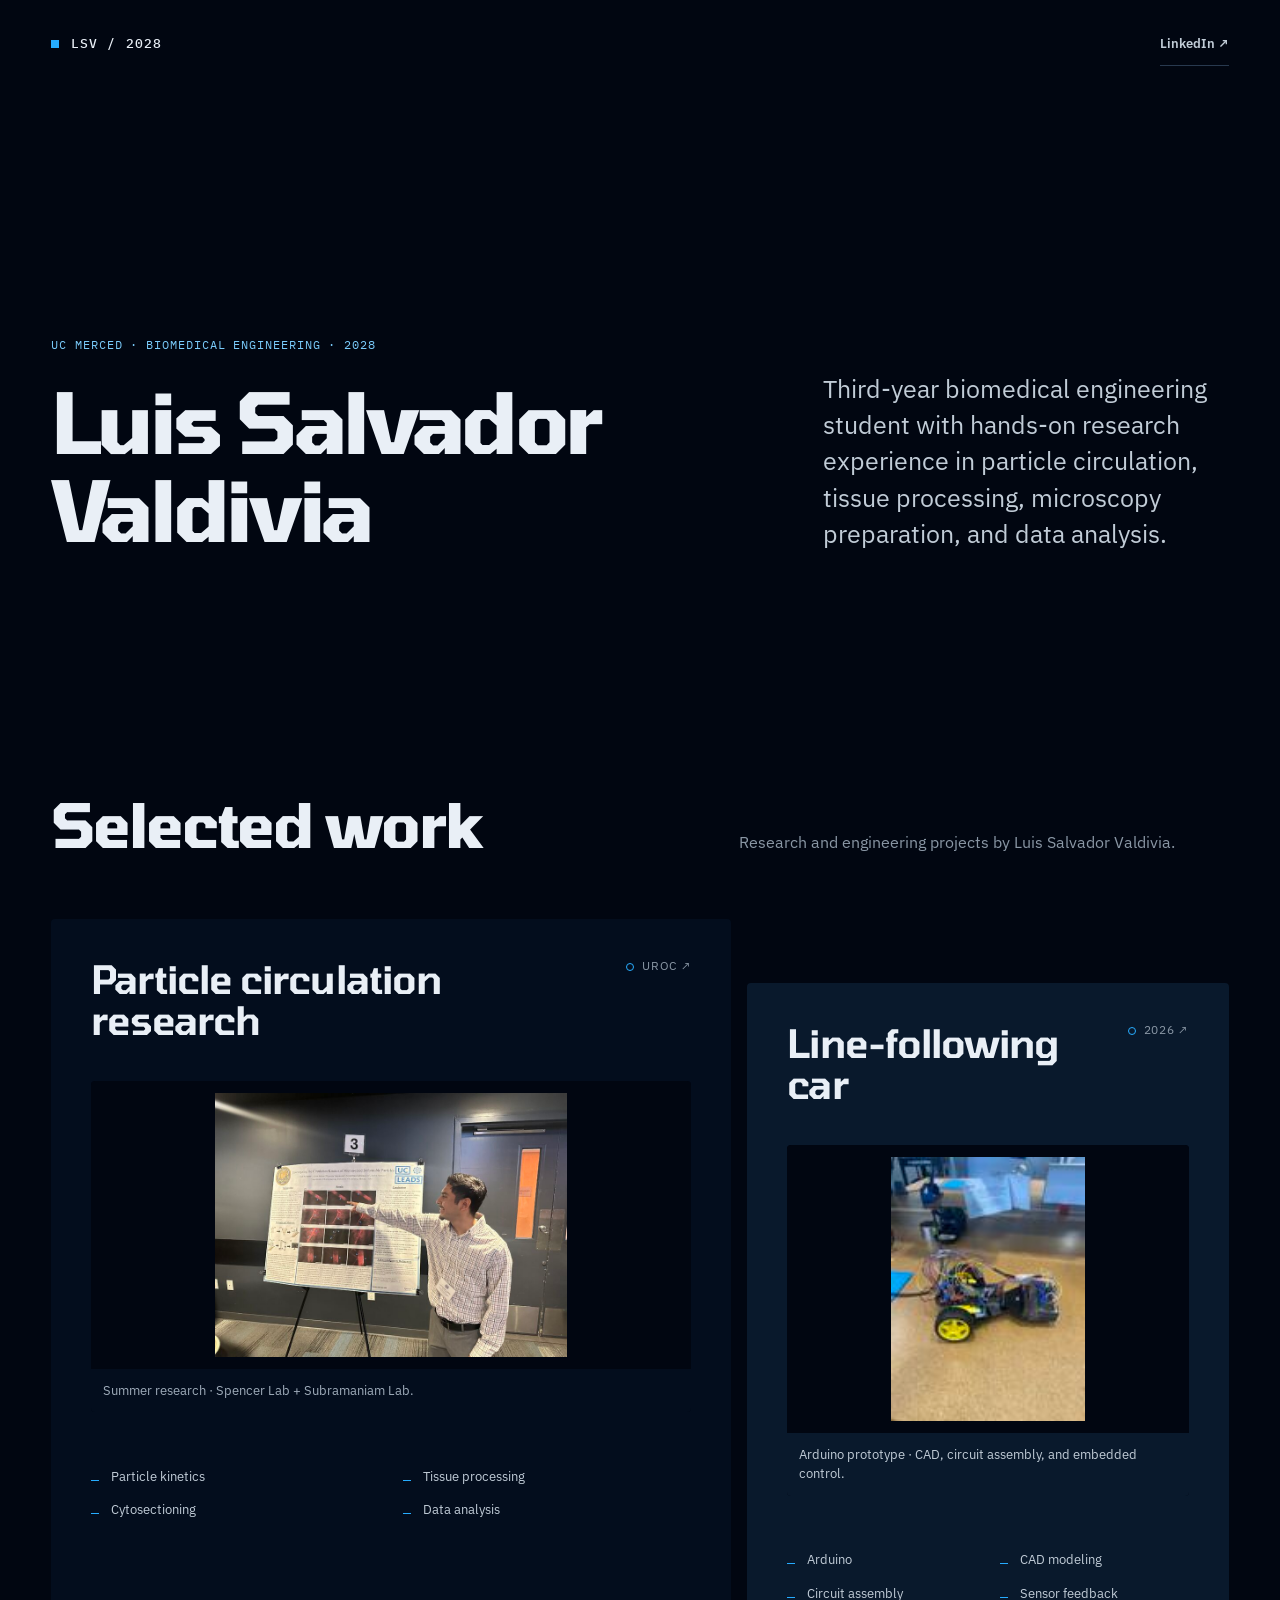
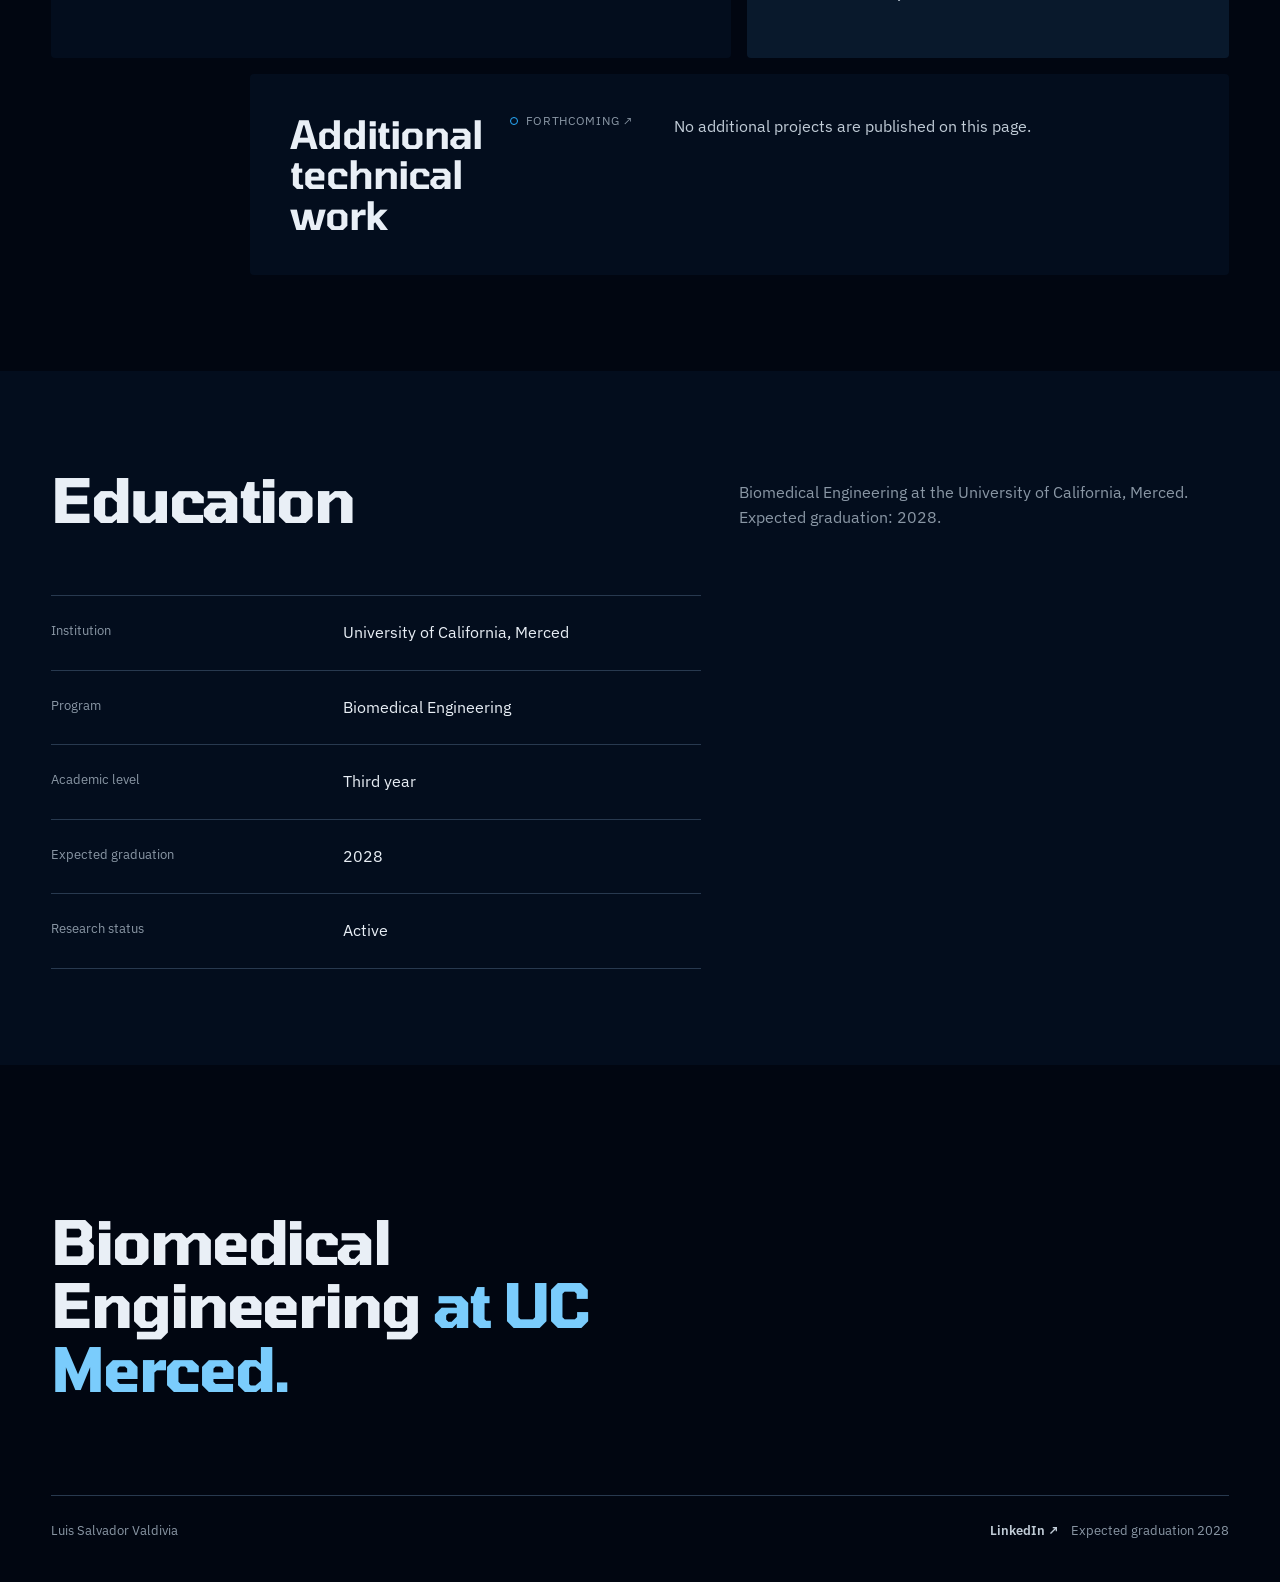
<file: index.html>
<!doctype html>
<html lang="en">
  <head>
    <meta charset="utf-8">
    <meta name="viewport" content="width=device-width, initial-scale=1, viewport-fit=cover">
    <meta name="description" content="Biomedical engineering portfolio of Luis Salvador Valdivia, a UC Merced student graduating in 2028.">
    <title>Luis Salvador Valdivia — Biomedical Engineering</title>
    <link rel="preconnect" href="https://fonts.googleapis.com">
    <link rel="preconnect" href="https://fonts.gstatic.com" crossorigin>
    <link href="https://fonts.googleapis.com/css2?family=IBM+Plex+Mono:wght@500&amp;family=IBM+Plex+Sans:wght@400;600&amp;family=Tomorrow:wght@600;700&amp;display=swap" rel="stylesheet">
    <link rel="stylesheet" href="tokens.css">
    <style>
      /* Hallmark · macrostructure: Portfolio Grid · tone: technical + austere · anchor hue: deep blue */
      /* Hallmark · genre: atmospheric · theme: Midnight · enrichment: none · nav: N9 · footer: Ft5 */
      /* Hallmark · contrast: pass (40–41) · static gates: pass · visual: pending (34, 44) */
      /* Hallmark · pre-emit critique: P5 H5 E4 S5 R5 V5 */

      *,
      *::before,
      *::after {
        box-sizing: border-box;
      }

      html {
        overflow-x: clip;
        scroll-behavior: smooth;
      }

      body {
        min-width: 20rem;
        margin: 0;
        overflow-x: clip;
        background: var(--color-paper);
        color: var(--color-ink);
        font-family: var(--font-body);
        font-size: var(--text-base);
        font-weight: 400;
        line-height: 1.6;
        text-rendering: optimizeLegibility;
      }

      ::selection {
        background: var(--color-selection);
        color: var(--color-ink);
      }

      a {
        color: inherit;
        text-decoration: none;
      }

      a:focus-visible {
        outline: var(--rule-strong) solid var(--color-focus);
        outline-offset: var(--space-2xs);
      }

      h1,
      h2,
      h3,
      p,
      figure,
      dl,
      dd {
        margin: 0;
      }

      h1,
      h2,
      h3 {
        min-width: 0;
        overflow-wrap: anywhere;
        font-family: var(--font-display);
        font-style: normal;
        line-height: 1.04;
      }

      h1 {
        max-width: 14ch;
        font-size: var(--text-display);
        font-weight: 700;
        letter-spacing: -0.045em;
      }

      h2 {
        max-width: 18ch;
        font-size: clamp(var(--text-2xl), 5vw, var(--text-4xl));
        font-weight: 700;
        letter-spacing: -0.035em;
      }

      h3 {
        font-size: clamp(var(--text-xl), 3.5vw, var(--text-2xl));
        font-weight: 600;
        letter-spacing: -0.025em;
      }

      .shell {
        width: min(100%, var(--page-max));
        margin-inline: auto;
        padding-inline-start: var(--page-gutter-start);
        padding-inline-end: var(--page-gutter-end);
      }

      .skip-link {
        position: fixed;
        inset-block-start: var(--space-sm);
        inset-inline-start: var(--page-gutter-start);
        z-index: var(--z-sticky);
        padding: var(--space-sm) var(--space-md);
        transform: translateY(calc(-100% - var(--space-xl)));
        background: var(--color-accent);
        color: var(--color-accent-ink);
        font-weight: 600;
        white-space: nowrap;
      }

      .skip-link:focus {
        transform: translateY(0);
      }

      .skip-link:focus-visible {
        outline-color: var(--color-accent-ink);
        outline-offset: 0;
        box-shadow: 0 0 0 var(--space-2xs) var(--color-focus);
      }

      .skip-link:hover {
        background: var(--color-accent-soft);
      }

      .skip-link:active {
        transform: translateY(1px);
      }

      .nav-edge {
        display: flex;
        align-items: center;
        justify-content: space-between;
        min-height: 5.5rem;
        gap: var(--space-lg);
      }

      .wordmark {
        min-height: 2.75rem;
        display: inline-flex;
        align-items: center;
        font-family: var(--font-outlier);
        font-size: var(--text-sm);
        font-weight: 500;
        letter-spacing: 0.08em;
        white-space: nowrap;
      }

      .wordmark::before {
        content: "";
        width: var(--space-xs);
        aspect-ratio: 1;
        margin-inline-end: var(--space-sm);
        background: var(--color-accent);
      }

      .wordmark:active {
        transform: translateY(1px);
      }

      .nav-action {
        min-height: 2.75rem;
        display: inline-flex;
        align-items: center;
        border-block-end: var(--rule-hair) solid var(--color-rule);
        color: var(--color-ink-2);
        font-size: var(--text-sm);
        font-weight: 600;
        transition: color var(--dur-short) var(--ease-out), transform var(--dur-micro) var(--ease-out);
        white-space: nowrap;
      }

      .nav-action:hover {
        color: var(--color-accent-soft);
        transform: translateY(-1px);
      }

      .nav-action:active {
        transform: translateY(1px);
      }

      .wordmark[aria-disabled="true"],
      .nav-action[aria-disabled="true"],
      .skip-link[aria-disabled="true"],
      .project-slot[aria-disabled="true"],
      .footer-link[aria-disabled="true"] {
        opacity: 0.55;
        cursor: not-allowed;
        pointer-events: none;
      }

      .intro {
        display: grid;
        gap: var(--space-2xl);
        padding-block: var(--space-2xl) var(--space-4xl);
      }

      .identity {
        display: grid;
        gap: var(--space-lg);
      }

      .status-line {
        max-width: 100%;
        color: var(--color-accent-soft);
        font-family: var(--font-outlier);
        font-size: var(--text-xs);
        letter-spacing: 0.08em;
        line-height: 1.5;
        text-transform: uppercase;
      }

      .intro-copy {
        display: grid;
        align-content: end;
        gap: var(--space-xl);
      }

      .lede {
        max-width: 48ch;
        color: var(--color-ink-2);
        font-size: clamp(var(--text-md), 2.3vw, var(--text-lg));
        line-height: 1.45;
      }

      .section {
        padding-block: var(--space-3xl);
      }

      .head-hang {
        display: grid;
        gap: var(--space-lg);
        padding-block-end: var(--space-2xl);
      }

      .section-copy {
        max-width: 48ch;
        color: var(--color-muted);
      }

      .project-grid {
        display: grid;
        grid-template-columns: minmax(0, 1fr);
        gap: var(--space-md);
      }

      .project-slot {
        min-width: 0;
        display: grid;
        align-content: start;
        gap: var(--space-xl);
        padding: var(--space-lg);
        background: var(--color-paper-2);
        color: var(--color-ink);
        border-radius: var(--radius-card);
        cursor: pointer;
        transition: background-color var(--dur-short) var(--ease-out);
      }

      .project-slot:nth-child(2) {
        background: var(--color-paper-3);
      }

      .project-slot:hover {
        background: var(--color-paper-3);
      }

      .project-slot:nth-child(2):hover {
        background: var(--color-paper-4);
      }

      .project-slot:active {
        transform: translateY(1px);
      }

      .project-slot:focus-visible {
        outline: var(--rule-strong) solid var(--color-focus);
        outline-offset: var(--space-2xs);
      }

      .slot-head {
        display: flex;
        align-items: flex-start;
        justify-content: space-between;
        gap: var(--space-lg);
      }

      .slot-status {
        flex: 0 0 auto;
        display: inline-flex;
        align-items: center;
        gap: var(--space-xs);
        color: var(--color-muted);
        font-size: var(--text-xs);
        letter-spacing: 0.06em;
        line-height: 1.3;
        text-transform: uppercase;
        white-space: nowrap;
      }

      .slot-status::before {
        content: "";
        width: var(--space-xs);
        aspect-ratio: 1;
        border: var(--rule-hair) solid var(--color-accent);
        border-radius: var(--radius-chip);
      }

      .figure-placeholder {
        min-height: 13rem;
        display: grid;
        align-content: end;
        padding: var(--space-md);
        background-color: var(--color-paper);
        background-image:
          linear-gradient(var(--color-rule-soft) var(--rule-hair), var(--color-transparent) var(--rule-hair)),
          linear-gradient(90deg, var(--color-rule-soft) var(--rule-hair), var(--color-transparent) var(--rule-hair));
        background-size: var(--space-xl) var(--space-xl);
        border-radius: var(--radius-card);
      }

      .figure-placeholder figcaption {
        max-width: 45ch;
        padding: var(--space-sm);
        background: var(--color-paper-2);
        color: var(--color-neutral);
        font-size: var(--text-sm);
        line-height: 1.45;
      }

      .figure-placeholder.has-image {
        grid-template-rows: minmax(13rem, 1fr) auto;
        align-content: stretch;
        padding: 0;
        overflow: clip;
        background-image: none;
      }

      .figure-placeholder.has-image img {
        width: 100%;
        height: 100%;
        min-height: 13rem;
        max-height: 18rem;
        display: block;
        padding: var(--space-sm);
        background: var(--color-paper);
        object-fit: contain;
      }

      .figure-placeholder.has-image figcaption {
        max-width: none;
      }

      .project-slot:nth-child(2) .figure-placeholder figcaption {
        background: var(--color-paper-3);
        color: var(--color-ink-2);
      }

      .content-fields {
        display: grid;
        grid-template-columns: repeat(2, minmax(0, 1fr));
        gap: var(--space-sm) var(--space-lg);
        padding: 0;
        list-style: none;
        color: var(--color-ink-2);
        font-size: var(--text-sm);
      }

      .content-fields li {
        display: flex;
        align-items: baseline;
        gap: var(--space-sm);
      }

      .content-fields li::before {
        content: "";
        flex: 0 0 auto;
        width: var(--space-xs);
        height: var(--rule-hair);
        background: var(--color-accent);
      }

      .slot-note {
        max-width: 42ch;
        color: var(--color-ink-2);
      }

      .record-layout {
        max-width: var(--measure);
        display: grid;
        gap: var(--space-2xl);
      }

      .spec-sheet {
        display: grid;
        margin: 0;
      }

      .spec-row {
        display: grid;
        grid-template-columns: minmax(0, 0.75fr) minmax(0, 1fr);
        gap: var(--space-sm) var(--space-lg);
        padding-block: var(--space-lg);
        border-block-start: var(--rule-hair) solid var(--color-rule);
      }

      .spec-row:last-child {
        border-block-end: var(--rule-hair) solid var(--color-rule);
      }

      .spec-row dt {
        color: var(--color-muted);
        font-size: var(--text-sm);
      }

      .spec-row dd {
        color: var(--color-ink);
        font-variant-numeric: tabular-nums;
      }

      .foot-stmt {
        display: grid;
        gap: var(--space-3xl);
        padding-block: var(--space-4xl) var(--page-bottom);
      }

      .foot-stmt__line {
        max-width: 17ch;
        font-family: var(--font-display);
        font-size: clamp(var(--text-2xl), 7vw, var(--text-4xl));
        font-weight: 700;
        font-style: normal;
        line-height: 1.04;
        letter-spacing: -0.035em;
        overflow-wrap: anywhere;
      }

      .foot-stmt__line span {
        color: var(--color-accent-soft);
      }

      .foot-stmt__meta {
        display: flex;
        flex-direction: column;
        align-items: flex-start;
        gap: var(--space-sm);
        padding-block-start: var(--space-lg);
        border-block-start: var(--rule-hair) solid var(--color-rule);
        color: var(--color-muted);
        font-size: var(--text-sm);
      }

      .foot-stmt__contact {
        display: flex;
        flex-wrap: wrap;
        gap: var(--space-sm);
      }

      .footer-link {
        color: var(--color-ink-2);
        font-weight: 600;
        white-space: nowrap;
      }

      .footer-link:hover {
        color: var(--color-accent-soft);
      }

      .footer-link:active {
        transform: translateY(1px);
      }

      .record-band {
        background: var(--color-paper-2);
        color: var(--color-ink);
      }

      @media (min-width: 40rem) {
        .intro {
          grid-template-columns: minmax(0, 1.25fr) minmax(0, 0.75fr);
          align-items: end;
          gap: var(--space-3xl);
        }

        .project-grid {
          grid-template-columns: repeat(2, minmax(0, 1fr));
        }

        .project-slot:last-child {
          grid-column: 1 / -1;
          grid-template-columns: minmax(0, 0.8fr) minmax(0, 1.2fr);
          align-items: start;
        }

        .foot-stmt__meta {
          flex-direction: row;
          align-items: baseline;
          justify-content: space-between;
        }
      }

      @media (min-width: 60rem) {
        .head-hang {
          grid-template-columns: minmax(0, 1.15fr) minmax(0, 0.85fr);
          align-items: end;
        }

        .intro {
          min-height: 38rem;
          padding-block-start: var(--space-3xl);
        }

        .project-grid {
          grid-template-columns: repeat(12, minmax(0, 1fr));
        }

        .project-slot:first-child {
          grid-column: span 7;
        }

        .project-slot:nth-child(2) {
          grid-column: span 5;
          margin-block-start: var(--space-2xl);
        }

        .project-slot:last-child {
          grid-column: 3 / span 10;
        }

        .project-slot {
          padding: var(--space-xl);
        }

        .figure-placeholder {
          min-height: 20rem;
        }
      }

      @media (hover: hover) and (pointer: fine) {
        .wordmark:hover {
          color: var(--color-accent-soft);
        }
      }

      @media (pointer: coarse) {
        .wordmark,
        .nav-action {
          min-height: 3rem;
        }
      }

      @media (prefers-reduced-motion: reduce) {
        html {
          scroll-behavior: auto;
        }

        *,
        *::before,
        *::after {
          animation-duration: var(--dur-micro) !important;
          animation-iteration-count: 1 !important;
          transition-duration: var(--dur-micro) !important;
        }
      }
    </style>
  </head>
  <body>
    <a class="skip-link" href="#main">Skip to content</a>

    <header class="shell nav-edge" aria-label="Primary navigation">
      <a class="wordmark" href="#top" aria-label="Luis Salvador Valdivia, back to top">LSV / 2028</a>
      <a class="nav-action" href="https://www.linkedin.com/in/luissalvador12/" target="_blank" rel="noopener noreferrer" aria-label="Luis Salvador Valdivia on LinkedIn, opens in a new tab">LinkedIn ↗</a>
    </header>

    <main id="main">
      <section class="shell intro" id="top" aria-labelledby="page-title">
        <div class="identity">
          <p class="status-line">UC Merced · Biomedical Engineering · 2028</p>
          <h1 id="page-title">Luis Salvador Valdivia</h1>
        </div>

        <div class="intro-copy">
          <p class="lede">Third-year biomedical engineering student with hands-on research experience in particle circulation, tissue processing, microscopy preparation, and data analysis.</p>
        </div>
      </section>

      <section class="shell section" id="work" aria-labelledby="work-title">
        <header class="head-hang">
          <h2 id="work-title">Selected work</h2>
          <p class="section-copy">Research and engineering projects by Luis Salvador Valdivia.</p>
        </header>

        <div class="project-grid">
          <a class="project-slot" href="work/research.html" aria-labelledby="research-card-title">
            <div class="slot-head">
              <h3 id="research-card-title">Particle circulation research</h3>
              <span class="slot-status">UROC ↗</span>
            </div>
            <figure class="figure-placeholder has-image">
              <img src="uroc-research-presentation.png" alt="Luis Salvador Valdivia presenting his particle circulation research poster" width="800" height="600" loading="lazy" decoding="async">
              <figcaption>Summer research · Spencer Lab + Subramaniam Lab.</figcaption>
            </figure>
            <ul class="content-fields" aria-label="Particle circulation research areas">
              <li>Particle kinetics</li>
              <li>Tissue processing</li>
              <li>Cytosectioning</li>
              <li>Data analysis</li>
            </ul>
          </a>

          <a class="project-slot" href="work/engineering.html" aria-labelledby="engineering-card-title">
            <div class="slot-head">
              <h3 id="engineering-card-title">Line-following car</h3>
              <span class="slot-status">2026 ↗</span>
            </div>
            <figure class="figure-placeholder has-image">
              <img src="autonomous-line-following-car.jpg.jpg" alt="Assembled autonomous line-following car with exposed electronics and yellow wheels" width="118" height="160" loading="lazy" decoding="async">
              <figcaption>Arduino prototype · CAD, circuit assembly, and embedded control.</figcaption>
            </figure>
            <ul class="content-fields" aria-label="Line-following car project areas">
              <li>Arduino</li>
              <li>CAD modeling</li>
              <li>Circuit assembly</li>
              <li>Sensor feedback</li>
            </ul>
          </a>

          <a class="project-slot" href="work/practice.html" aria-labelledby="practice-card-title">
            <div class="slot-head">
              <h3 id="practice-card-title">Additional technical work</h3>
              <span class="slot-status">Forthcoming ↗</span>
            </div>
            <p class="slot-note">No additional projects are published on this page.</p>
          </a>
        </div>
      </section>

      <section class="record-band" aria-labelledby="record-title">
        <div class="shell section">
          <header class="head-hang">
            <h2 id="record-title">Education</h2>
            <p class="section-copy">Biomedical Engineering at the University of California, Merced. Expected graduation: 2028.</p>
          </header>

          <div class="record-layout">
            <dl class="spec-sheet">
              <div class="spec-row">
                <dt>Institution</dt>
                <dd>University of California, Merced</dd>
              </div>
              <div class="spec-row">
                <dt>Program</dt>
                <dd>Biomedical Engineering</dd>
              </div>
              <div class="spec-row">
                <dt>Academic level</dt>
                <dd>Third year</dd>
              </div>
              <div class="spec-row">
                <dt>Expected graduation</dt>
                <dd>2028</dd>
              </div>
              <div class="spec-row">
                <dt>Research status</dt>
                <dd>Active</dd>
              </div>
            </dl>

          </div>
        </div>
      </section>
    </main>

    <footer class="shell foot-stmt">
      <p class="foot-stmt__line">Biomedical Engineering <span>at UC Merced.</span></p>
      <div class="foot-stmt__meta">
        <span>Luis Salvador Valdivia</span>
        <span class="foot-stmt__contact">
          <a class="footer-link" href="https://www.linkedin.com/in/luissalvador12/" target="_blank" rel="noopener noreferrer">LinkedIn ↗</a>
          <span>Expected graduation 2028</span>
        </span>
      </div>
    </footer>
  </body>
</html>
</file>
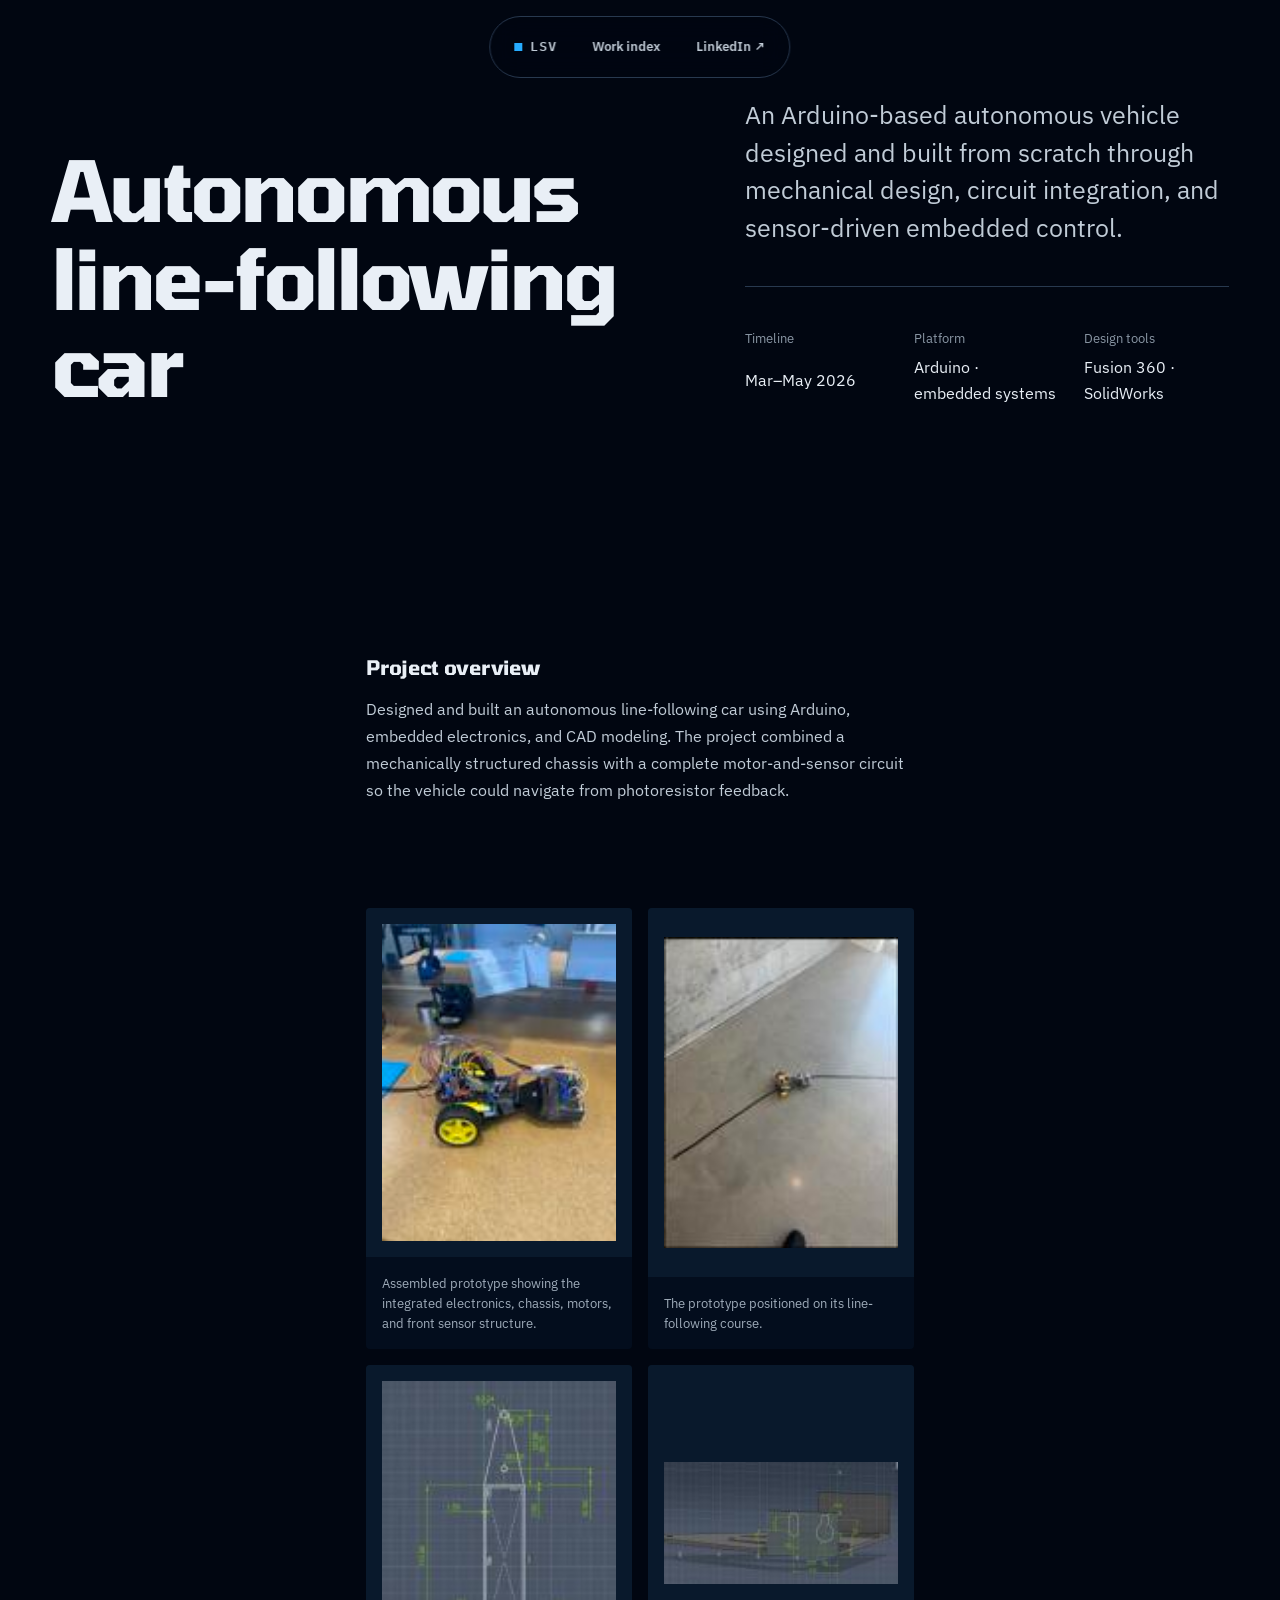
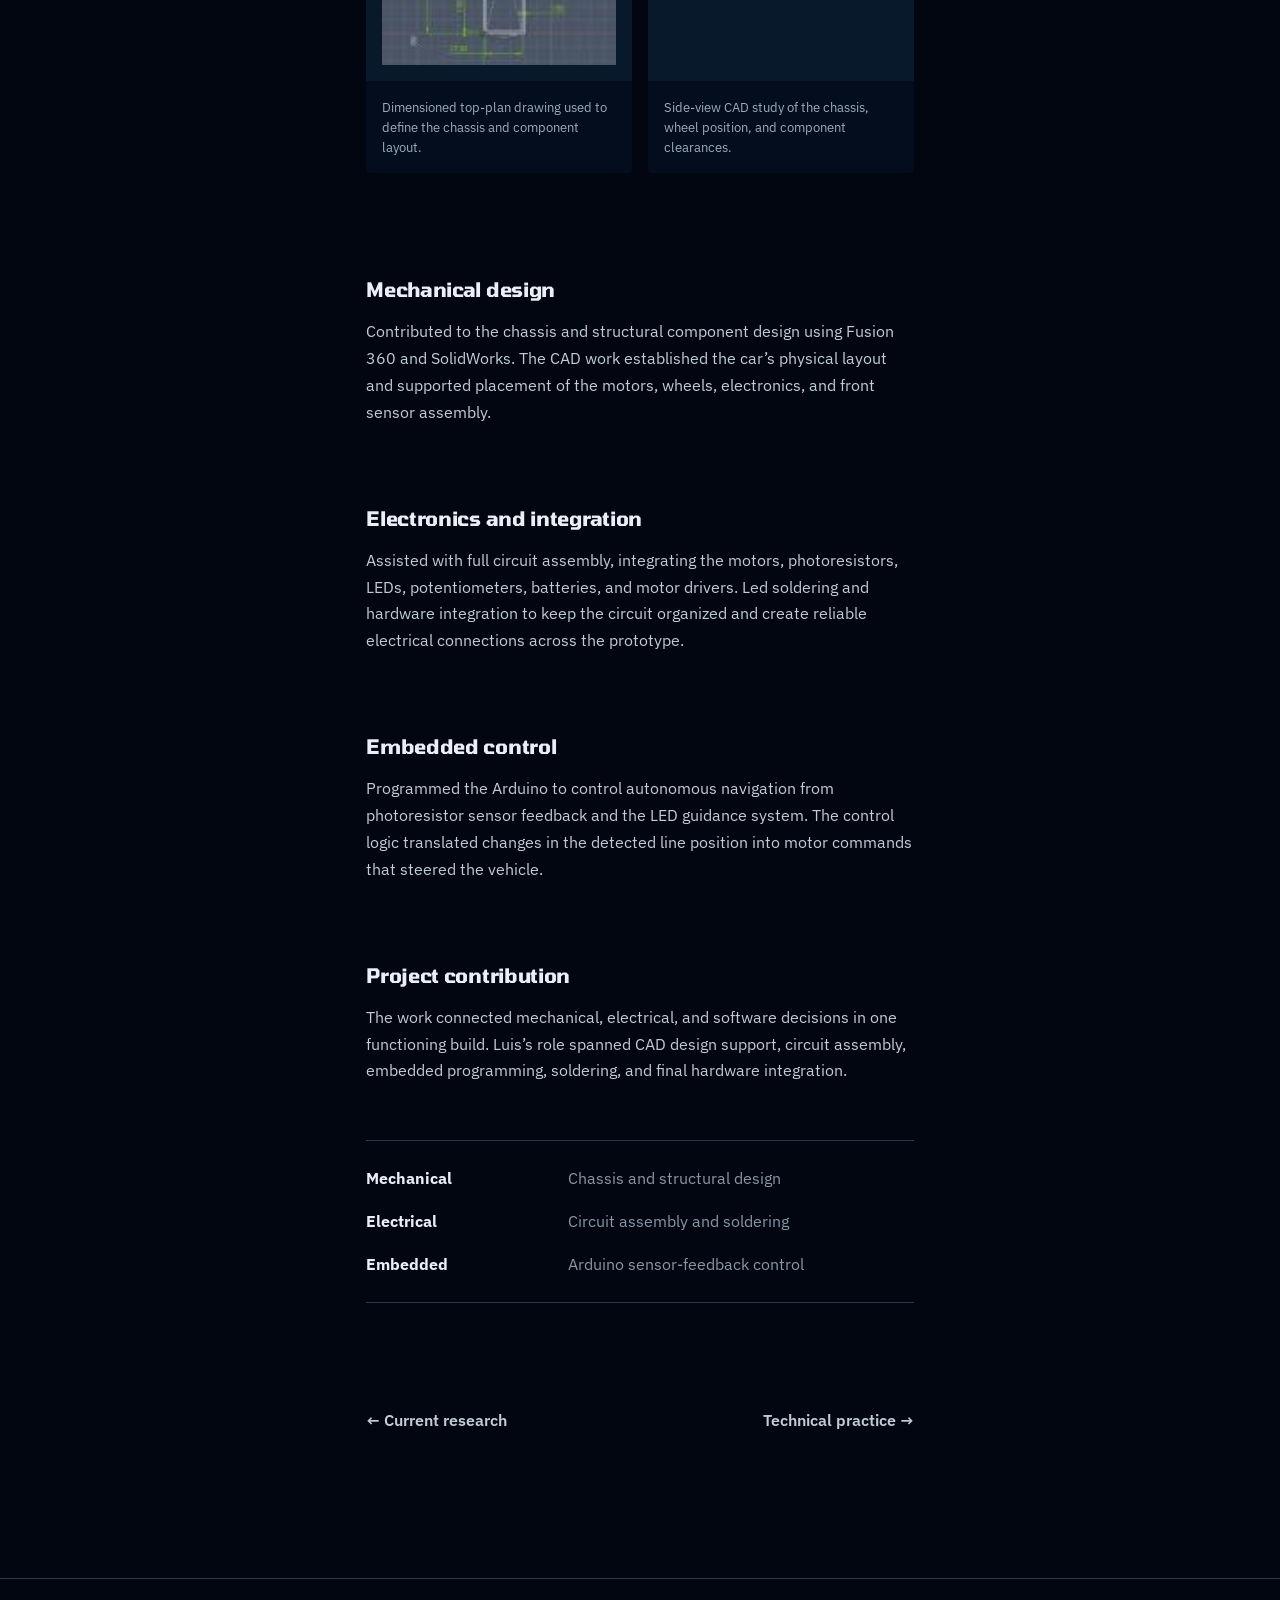
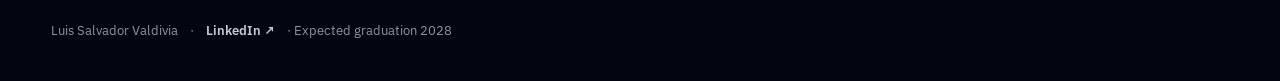
<file: work/engineering.html>
<!doctype html>
<html lang="en">
  <head>
    <meta charset="utf-8">
    <meta name="viewport" content="width=device-width, initial-scale=1, viewport-fit=cover">
    <meta name="description" content="Luis Salvador Valdivia's Arduino and CAD autonomous line-following car project.">
    <title>Autonomous Line-Following Car — Luis Salvador Valdivia</title>
    <link rel="preconnect" href="https://fonts.googleapis.com">
    <link rel="preconnect" href="https://fonts.gstatic.com" crossorigin>
    <link href="https://fonts.googleapis.com/css2?family=IBM+Plex+Mono:wght@500&amp;family=IBM+Plex+Sans:wght@400;600&amp;family=Tomorrow:wght@600;700&amp;display=swap" rel="stylesheet">
    <link rel="stylesheet" href="../tokens.css">
    <link rel="stylesheet" href="detail.css">
  </head>
  <body>
    <a class="skip-link" href="#main">Skip to content</a>
    <nav class="detail-nav" aria-label="Work detail navigation">
      <a class="detail-nav__mark" href="../index.html">LSV</a>
      <a href="../index.html#work">Work index</a>
      <a href="https://www.linkedin.com/in/luissalvador12/" target="_blank" rel="noopener noreferrer" aria-label="Luis Salvador Valdivia on LinkedIn, opens in a new tab">LinkedIn ↗</a>
    </nav>

    <main id="main">
      <header class="detail-shell detail-hero">
        <h1>Autonomous line-following car</h1>
        <div class="detail-summary">
          <p class="detail-lede">An Arduino-based autonomous vehicle designed and built from scratch through mechanical design, circuit integration, and sensor-driven embedded control.</p>
          <dl class="detail-meta">
            <div><dt>Timeline</dt><dd>Mar–May 2026</dd></div>
            <div><dt>Platform</dt><dd>Arduino · embedded systems</dd></div>
            <div><dt>Design tools</dt><dd>Fusion 360 · SolidWorks</dd></div>
          </dl>
        </div>
      </header>

      <article class="detail-shell prose">
        <section>
          <h2>Project overview</h2>
          <p>Designed and built an autonomous line-following car using Arduino, embedded electronics, and CAD modeling. The project combined a mechanically structured chassis with a complete motor-and-sensor circuit so the vehicle could navigate from photoresistor feedback.</p>
        </section>

        <div class="project-gallery" aria-label="Prototype and CAD evidence">
          <figure class="project-media">
            <div class="project-media__frame">
              <img src="../autonomous-line-following-car.jpg.jpg" alt="Close view of the assembled line-following car with Arduino wiring, sensors, and yellow wheels" width="118" height="160" loading="lazy" decoding="async">
            </div>
            <figcaption>Assembled prototype showing the integrated electronics, chassis, motors, and front sensor structure.</figcaption>
          </figure>

          <figure class="project-media">
            <div class="project-media__frame">
              <img src="../autonomous-line-following-car.jpg" alt="Autonomous car positioned on a dark guide line across a concrete floor" width="120" height="160" loading="lazy" decoding="async">
            </div>
            <figcaption>The prototype positioned on its line-following course.</figcaption>
          </figure>

          <figure class="project-media">
            <div class="project-media__frame">
              <img src="../autonomous-line-following-car3.jpg" alt="Top-plan CAD drawing of the line-following car chassis with dimensions" width="132" height="160" loading="lazy" decoding="async">
            </div>
            <figcaption>Dimensioned top-plan drawing used to define the chassis and component layout.</figcaption>
          </figure>

          <figure class="project-media project-media--landscape">
            <div class="project-media__frame">
              <img src="../autonomous-line-following-car4.jpg" alt="Side-view CAD drawing of the car chassis, wheel, and mounted components" width="160" height="83" loading="lazy" decoding="async">
            </div>
            <figcaption>Side-view CAD study of the chassis, wheel position, and component clearances.</figcaption>
          </figure>
        </div>

        <section>
          <h2>Mechanical design</h2>
          <p>Contributed to the chassis and structural component design using Fusion 360 and SolidWorks. The CAD work established the car’s physical layout and supported placement of the motors, wheels, electronics, and front sensor assembly.</p>
        </section>

        <section>
          <h2>Electronics and integration</h2>
          <p>Assisted with full circuit assembly, integrating the motors, photoresistors, LEDs, potentiometers, batteries, and motor drivers. Led soldering and hardware integration to keep the circuit organized and create reliable electrical connections across the prototype.</p>
        </section>

        <section>
          <h2>Embedded control</h2>
          <p>Programmed the Arduino to control autonomous navigation from photoresistor sensor feedback and the LED guidance system. The control logic translated changes in the detected line position into motor commands that steered the vehicle.</p>
        </section>

        <section>
          <h2>Project contribution</h2>
          <p>The work connected mechanical, electrical, and software decisions in one functioning build. Luis’s role spanned CAD design support, circuit assembly, embedded programming, soldering, and final hardware integration.</p>
          <ul class="field-list">
            <li><strong>Mechanical</strong><span>Chassis and structural design</span></li>
            <li><strong>Electrical</strong><span>Circuit assembly and soldering</span></li>
            <li><strong>Embedded</strong><span>Arduino sensor-feedback control</span></li>
          </ul>
        </section>

        <nav class="route-links" aria-label="Other work placeholders">
          <a href="research.html">← Current research</a>
          <a href="practice.html">Technical practice →</a>
        </nav>
      </article>
    </main>

    <footer class="detail-shell foot-line">
      <p><span>Luis Salvador Valdivia</span><span>·</span><a href="https://www.linkedin.com/in/luissalvador12/" target="_blank" rel="noopener noreferrer">LinkedIn ↗</a><span>· Expected graduation 2028</span></p>
    </footer>
  </body>
</html>
</file>
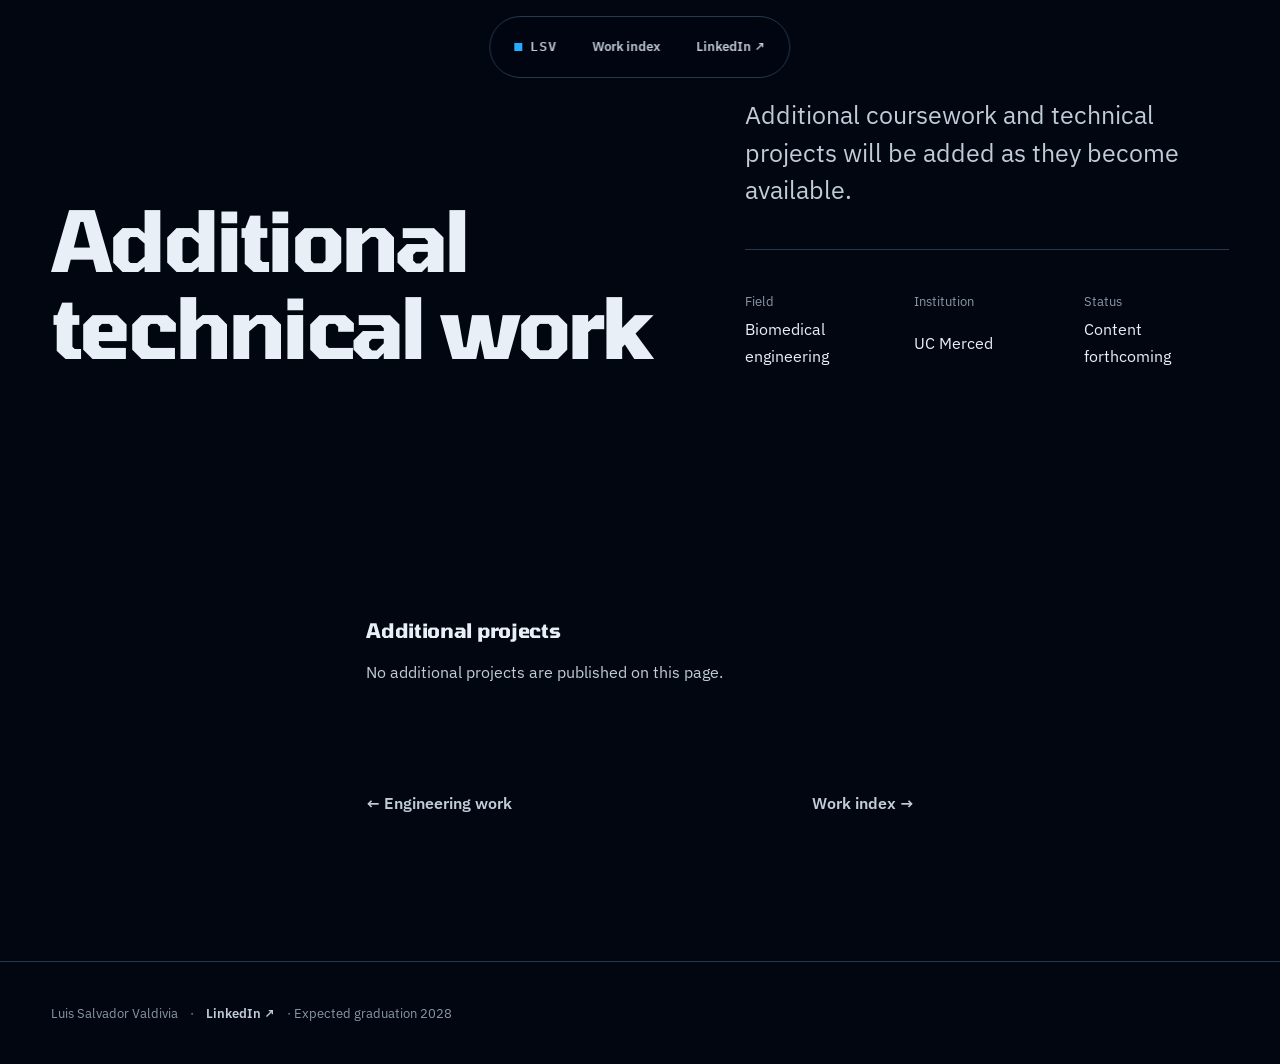
<file: work/practice.html>
<!doctype html>
<html lang="en">
  <head>
    <meta charset="utf-8">
    <meta name="viewport" content="width=device-width, initial-scale=1, viewport-fit=cover">
    <meta name="description" content="Additional technical work by biomedical engineering student Luis Salvador Valdivia.">
    <title>Additional Technical Work — Luis Salvador Valdivia</title>
    <link rel="preconnect" href="https://fonts.googleapis.com">
    <link rel="preconnect" href="https://fonts.gstatic.com" crossorigin>
    <link href="https://fonts.googleapis.com/css2?family=IBM+Plex+Mono:wght@500&amp;family=IBM+Plex+Sans:wght@400;600&amp;family=Tomorrow:wght@600;700&amp;display=swap" rel="stylesheet">
    <link rel="stylesheet" href="../tokens.css">
    <link rel="stylesheet" href="detail.css">
  </head>
  <body>
    <a class="skip-link" href="#main">Skip to content</a>
    <nav class="detail-nav" aria-label="Work detail navigation">
      <a class="detail-nav__mark" href="../index.html">LSV</a>
      <a href="../index.html#work">Work index</a>
      <a href="https://www.linkedin.com/in/luissalvador12/" target="_blank" rel="noopener noreferrer" aria-label="Luis Salvador Valdivia on LinkedIn, opens in a new tab">LinkedIn ↗</a>
    </nav>

    <main id="main">
      <header class="detail-shell detail-hero">
        <h1>Additional technical work</h1>
        <div class="detail-summary">
          <p class="detail-lede">Additional coursework and technical projects will be added as they become available.</p>
          <dl class="detail-meta">
            <div><dt>Field</dt><dd>Biomedical engineering</dd></div>
            <div><dt>Institution</dt><dd>UC Merced</dd></div>
            <div><dt>Status</dt><dd>Content forthcoming</dd></div>
          </dl>
        </div>
      </header>

      <article class="detail-shell prose">
        <section>
          <h2>Additional projects</h2>
          <p>No additional projects are published on this page.</p>
        </section>

        <nav class="route-links" aria-label="Other work">
          <a href="engineering.html">← Engineering work</a>
          <a href="../index.html#work">Work index →</a>
        </nav>
      </article>
    </main>

    <footer class="detail-shell foot-line">
      <p><span>Luis Salvador Valdivia</span><span>·</span><a href="https://www.linkedin.com/in/luissalvador12/" target="_blank" rel="noopener noreferrer">LinkedIn ↗</a><span>· Expected graduation 2028</span></p>
    </footer>
  </body>
</html>
</file>
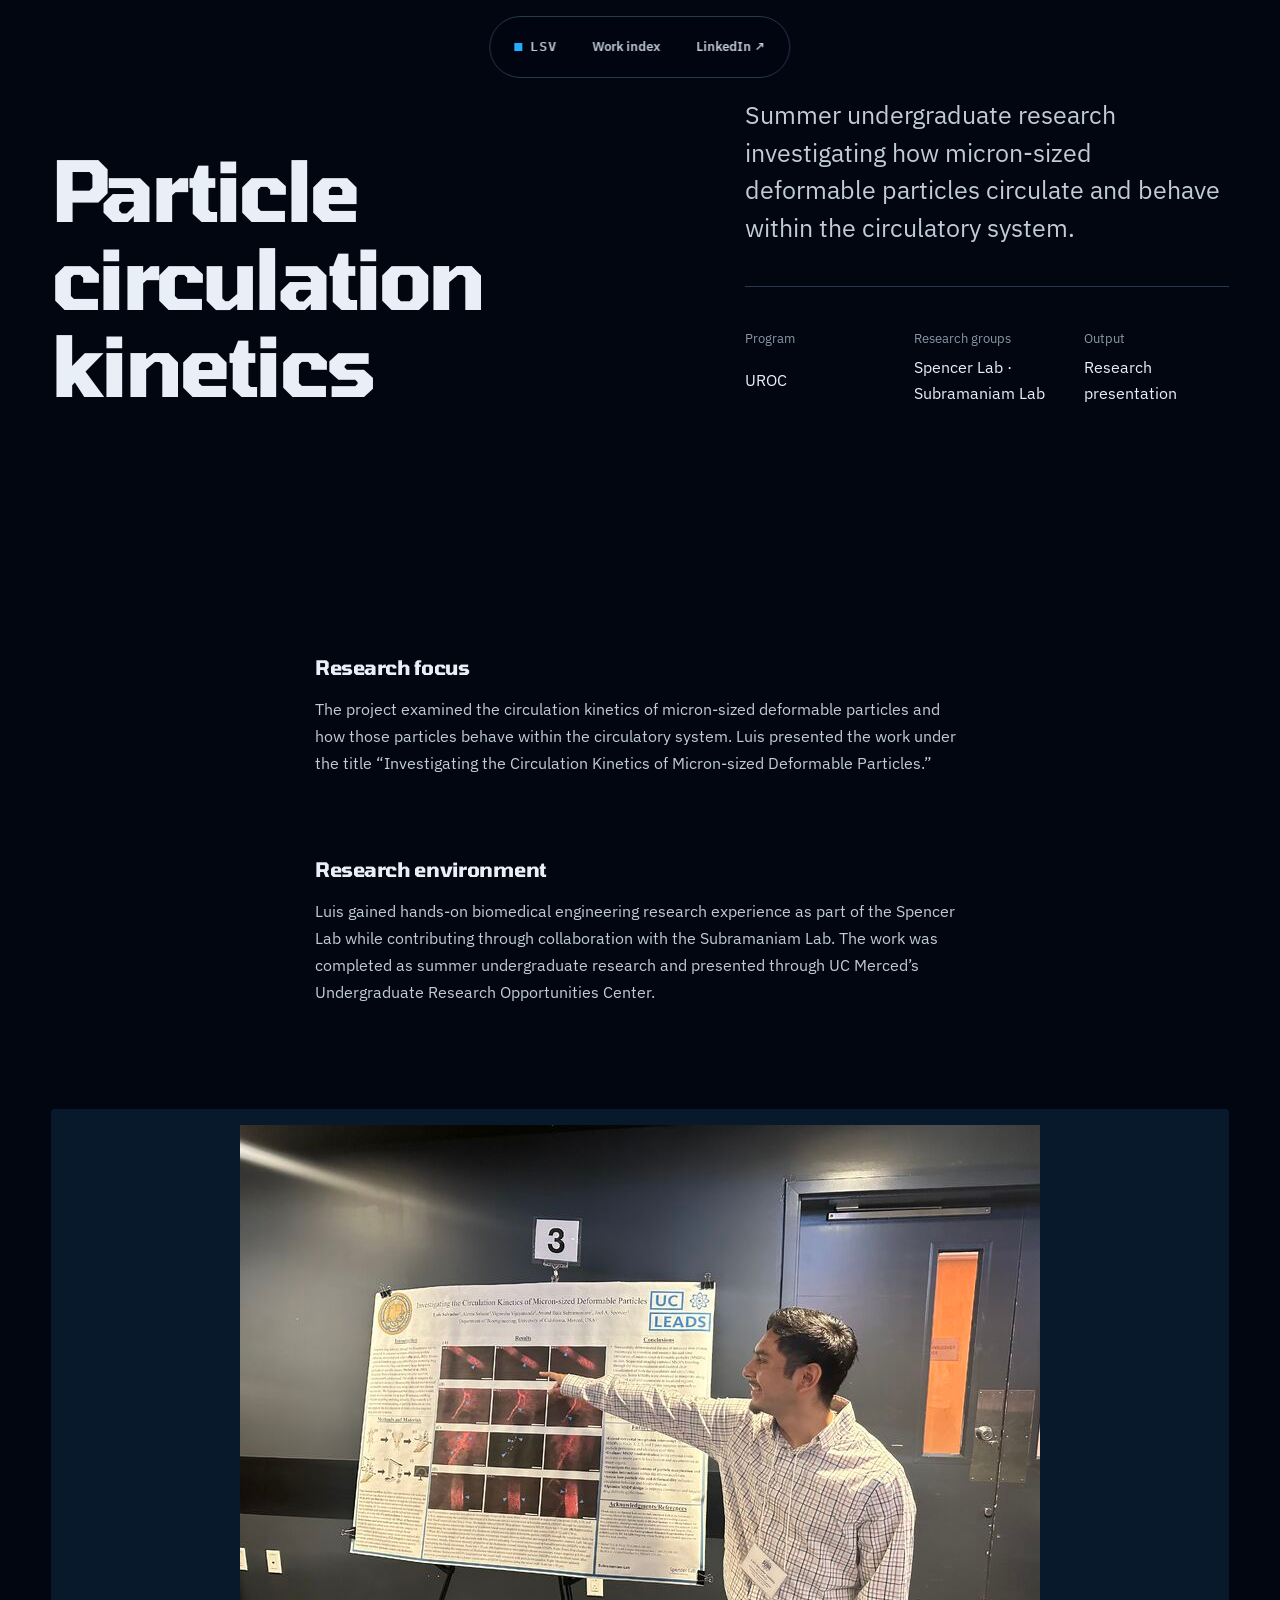
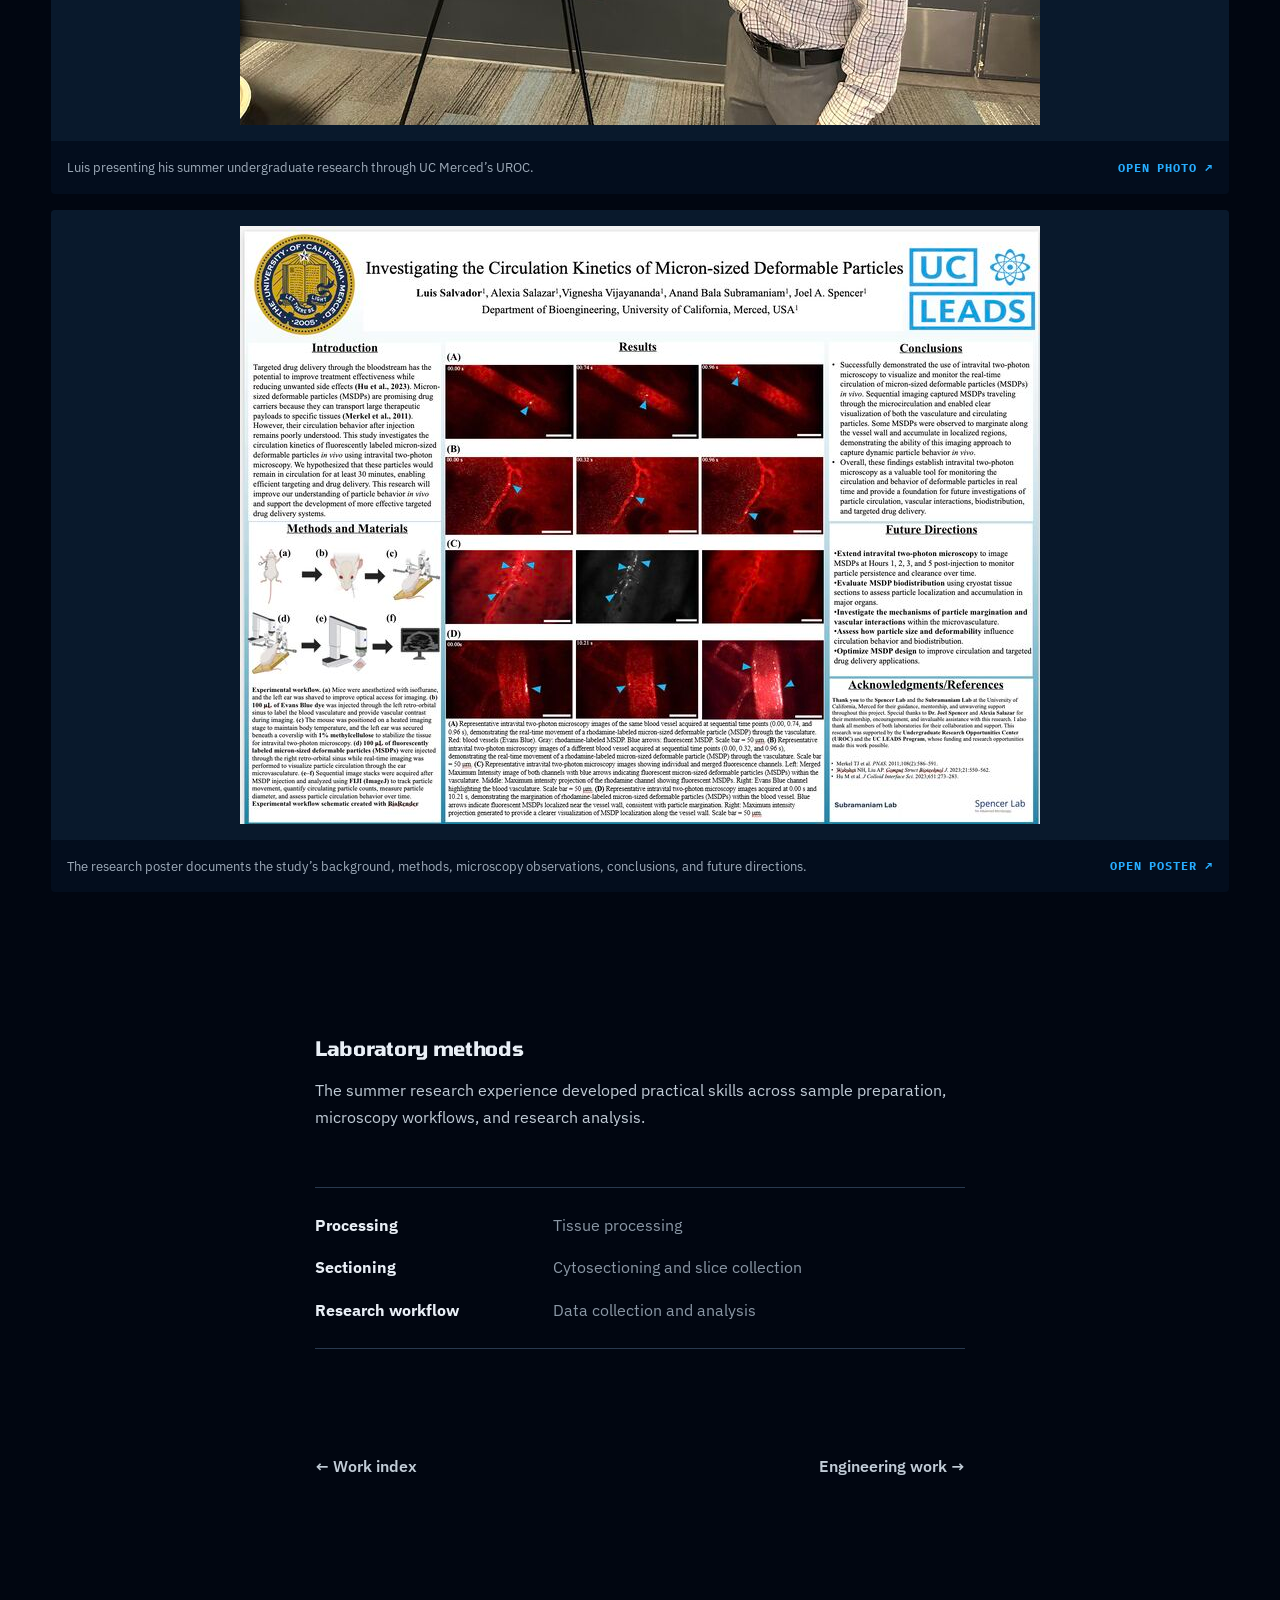
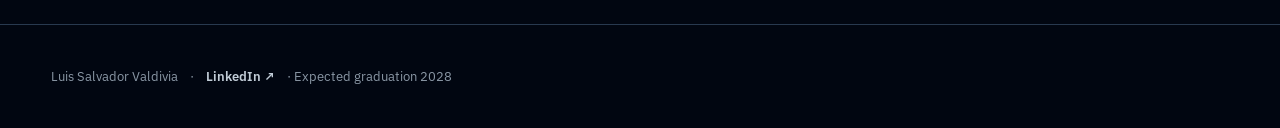
<file: work/research.html>
<!doctype html>
<html lang="en">
  <head>
    <meta charset="utf-8">
    <meta name="viewport" content="width=device-width, initial-scale=1, viewport-fit=cover">
    <meta name="description" content="Luis Salvador Valdivia's undergraduate research on the circulation kinetics of micron-sized deformable particles at UC Merced.">
    <title>Particle Circulation Research — Luis Salvador Valdivia</title>
    <link rel="preconnect" href="https://fonts.googleapis.com">
    <link rel="preconnect" href="https://fonts.gstatic.com" crossorigin>
    <link href="https://fonts.googleapis.com/css2?family=IBM+Plex+Mono:wght@500&amp;family=IBM+Plex+Sans:wght@400;600&amp;family=Tomorrow:wght@600;700&amp;display=swap" rel="stylesheet">
    <link rel="stylesheet" href="../tokens.css">
    <link rel="stylesheet" href="detail.css">
  </head>
  <body>
    <a class="skip-link" href="#main">Skip to content</a>
    <nav class="detail-nav" aria-label="Work detail navigation">
      <a class="detail-nav__mark" href="../index.html">LSV</a>
      <a href="../index.html#work">Work index</a>
      <a href="https://www.linkedin.com/in/luissalvador12/" target="_blank" rel="noopener noreferrer" aria-label="Luis Salvador Valdivia on LinkedIn, opens in a new tab">LinkedIn ↗</a>
    </nav>

    <main id="main">
      <header class="detail-shell detail-hero">
        <h1>Particle circulation kinetics</h1>
        <div class="detail-summary">
          <p class="detail-lede">Summer undergraduate research investigating how micron-sized deformable particles circulate and behave within the circulatory system.</p>
          <dl class="detail-meta">
            <div><dt>Program</dt><dd>UROC</dd></div>
            <div><dt>Research groups</dt><dd>Spencer Lab · Subramaniam Lab</dd></div>
            <div><dt>Output</dt><dd>Research presentation</dd></div>
          </dl>
        </div>
      </header>

      <article class="detail-shell research-article">
        <div class="prose research-copy">
          <section>
            <h2>Research focus</h2>
            <p>The project examined the circulation kinetics of micron-sized deformable particles and how those particles behave within the circulatory system. Luis presented the work under the title “Investigating the Circulation Kinetics of Micron-sized Deformable Particles.”</p>
          </section>

          <section>
            <h2>Research environment</h2>
            <p>Luis gained hands-on biomedical engineering research experience as part of the Spencer Lab while contributing through collaboration with the Subramaniam Lab. The work was completed as summer undergraduate research and presented through UC Merced’s Undergraduate Research Opportunities Center.</p>
          </section>
        </div>

        <div class="project-gallery project-gallery--research" aria-label="UROC research presentation evidence">
          <figure class="project-media project-media--landscape">
            <div class="project-media__frame">
              <img src="../uroc-research-presentation.png" alt="Luis Salvador Valdivia standing beside his research poster and pointing to microscopy images" width="800" height="600" loading="lazy" decoding="async">
            </div>
            <figcaption>
              <span>Luis presenting his summer undergraduate research through UC Merced’s UROC.</span>
              <a class="project-media__open" href="../uroc-research-presentation.png" target="_blank" rel="noopener noreferrer">Open photo ↗</a>
            </figcaption>
          </figure>

          <figure class="project-media project-media--landscape project-media--poster">
            <div class="project-media__frame">
              <img src="../uroc-circulation-kinetics-poster.png" alt="Research poster titled Investigating the Circulation Kinetics of Micron-sized Deformable Particles" width="800" height="598" loading="lazy" decoding="async">
            </div>
            <figcaption>
              <span>The research poster documents the study’s background, methods, microscopy observations, conclusions, and future directions.</span>
              <a class="project-media__open" href="../uroc-circulation-kinetics-poster.png" target="_blank" rel="noopener noreferrer">Open poster ↗</a>
            </figcaption>
          </figure>
        </div>

        <div class="prose research-copy research-copy--closing">
          <section>
            <h2>Laboratory methods</h2>
            <p>The summer research experience developed practical skills across sample preparation, microscopy workflows, and research analysis.</p>
            <ul class="field-list">
              <li><strong>Processing</strong><span>Tissue processing</span></li>
              <li><strong>Sectioning</strong><span>Cytosectioning and slice collection</span></li>
              <li><strong>Research workflow</strong><span>Data collection and analysis</span></li>
            </ul>
          </section>

          <nav class="route-links" aria-label="Other work">
            <a href="../index.html#work">← Work index</a>
            <a href="engineering.html">Engineering work →</a>
          </nav>
        </div>
      </article>
    </main>

    <footer class="detail-shell foot-line">
      <p><span>Luis Salvador Valdivia</span><span>·</span><a href="https://www.linkedin.com/in/luissalvador12/" target="_blank" rel="noopener noreferrer">LinkedIn ↗</a><span>· Expected graduation 2028</span></p>
    </footer>
  </body>
</html>
</file>
<file: tokens.css>
/* Hallmark · macrostructure: Portfolio Grid · tone: technical + austere · anchor hue: deep blue */
/* Hallmark · genre: atmospheric · theme: Midnight · enrichment: none · nav: N9 · footer: Ft5 */
/* Hallmark · contrast: pass (40–41) · static gates: pass · visual: pending (34, 44) */
/* Hallmark · pre-emit critique: P5 H5 E3 S4 R5 V5 */

:root {
  color-scheme: dark;

  --color-paper: oklch(12% 0.032 255);
  --color-paper-2: oklch(16% 0.038 255);
  --color-paper-3: oklch(21% 0.045 255);
  --color-paper-4: oklch(26% 0.05 255);
  --color-ink: oklch(95% 0.012 250);
  --color-ink-2: oklch(84% 0.02 250);
  --color-neutral: oklch(74% 0.025 250);
  --color-muted: oklch(67% 0.026 250);
  --color-rule: oklch(34% 0.045 255);
  --color-rule-soft: oklch(27% 0.04 255);
  --color-accent: oklch(72% 0.17 245);
  --color-accent-deep: oklch(56% 0.19 252);
  --color-accent-soft: oklch(81% 0.105 236);
  --color-accent-ink: oklch(13% 0.035 255);
  --color-focus: oklch(84% 0.15 232);
  --color-transparent: oklch(12% 0.032 255 / 0);
  --color-selection: oklch(34% 0.11 245);

  --font-display: "Tomorrow", "Arial Narrow", sans-serif;
  --font-body: "IBM Plex Sans", system-ui, sans-serif;
  --font-outlier: "IBM Plex Mono", ui-monospace, monospace;

  --text-xs: 0.72rem;
  --text-sm: 0.84rem;
  --text-base: 1rem;
  --text-md: 1.25rem;
  --text-lg: 1.5625rem;
  --text-xl: 1.953rem;
  --text-2xl: 2.441rem;
  --text-3xl: 3.052rem;
  --text-4xl: 3.815rem;
  --text-display: clamp(3.15rem, 8vw, 5.25rem);

  --space-3xs: 0.125rem;
  --space-2xs: 0.25rem;
  --space-xs: 0.5rem;
  --space-sm: 0.75rem;
  --space-md: 1rem;
  --space-lg: 1.5rem;
  --space-xl: 2.5rem;
  --space-2xl: 4rem;
  --space-3xl: 6rem;
  --space-4xl: 9rem;

  --page-gutter: clamp(1rem, 4vw, 4rem);
  --page-gutter-start: max(var(--page-gutter), env(safe-area-inset-left));
  --page-gutter-end: max(var(--page-gutter), env(safe-area-inset-right));
  --page-bottom: max(var(--space-xl), env(safe-area-inset-bottom));
  --page-max: 86rem;
  --measure: 65ch;

  --ease-out: cubic-bezier(0.16, 1, 0.3, 1);
  --ease-in: cubic-bezier(0.7, 0, 0.84, 0);
  --ease-in-out: cubic-bezier(0.65, 0, 0.35, 1);
  --dur-micro: 110ms;
  --dur-short: 200ms;
  --dur-long: 380ms;

  --rule-hair: 1px;
  --rule-strong: 2px;
  --radius-card: 0.25rem;
  --radius-chip: 999px;

  --z-base: 1;
  --z-raised: 10;
  --z-sticky: 200;
}
</file>
<file: work/detail.css>
/* Hallmark · macrostructure: Long Document · knobs: evidence contact sheets + methods ledgers · tone: technical + austere · anchor hue: deep blue */
/* Hallmark · genre: atmospheric · theme: Midnight · enrichment: user-supplied project evidence · nav: N5 · footer: Ft2 */
/* Hallmark · contrast: pass (40–41) · slop: pass (42–49) · mobile static: pass (34, 49–57) · visual: pending (34, 44) */
/* Hallmark · pre-emit critique: P5 H5 E5 S5 R5 V4 */

*,
*::before,
*::after {
  box-sizing: border-box;
}

html,
body {
  overflow-x: clip;
}

html {
  scroll-behavior: smooth;
}

body {
  min-width: 20rem;
  margin: 0;
  background: var(--color-paper);
  color: var(--color-ink);
  font-family: var(--font-body);
  font-size: var(--text-base);
  font-weight: 400;
  line-height: 1.68;
  text-rendering: optimizeLegibility;
}

::selection {
  background: var(--color-selection);
  color: var(--color-ink);
}

a {
  color: inherit;
  text-decoration: none;
}

a:focus-visible {
  outline: var(--rule-strong) solid var(--color-focus);
  outline-offset: var(--space-2xs);
}

a[aria-disabled="true"] {
  opacity: 0.55;
  cursor: not-allowed;
  pointer-events: none;
}

h1,
h2,
p,
figure,
dl,
dd {
  margin: 0;
}

h1,
h2 {
  min-width: 0;
  overflow-wrap: anywhere;
  font-family: var(--font-display);
  font-style: normal;
}

.detail-shell {
  width: min(100%, var(--page-max));
  margin-inline: auto;
  padding-inline-start: var(--page-gutter-start);
  padding-inline-end: var(--page-gutter-end);
}

.skip-link {
  position: fixed;
  inset-block-start: var(--space-sm);
  inset-inline-start: var(--page-gutter-start);
  z-index: var(--z-sticky);
  padding: var(--space-sm) var(--space-md);
  transform: translateY(calc(-100% - var(--space-xl)));
  background: var(--color-accent);
  color: var(--color-accent-ink);
  font-weight: 600;
  white-space: nowrap;
}

.skip-link:focus {
  transform: translateY(0);
}

.skip-link:focus-visible {
  outline-color: var(--color-accent-ink);
  outline-offset: 0;
  box-shadow: 0 0 0 var(--space-2xs) var(--color-focus);
}

.skip-link:hover {
  background: var(--color-accent-soft);
}

.skip-link:active {
  transform: translateY(1px);
}

.detail-nav {
  position: fixed;
  inset-block-start: var(--space-md);
  inset-inline-start: 50%;
  z-index: var(--z-sticky);
  max-width: calc(100% - (2 * var(--space-md)));
  display: inline-flex;
  align-items: center;
  gap: var(--space-2xs);
  padding: var(--space-2xs) var(--space-xs);
  transform: translateX(-50%);
  background: color-mix(in oklch, var(--color-paper) 84%, var(--color-transparent));
  border: var(--rule-hair) solid var(--color-rule);
  border-radius: var(--radius-chip);
  backdrop-filter: blur(var(--space-md)) saturate(120%);
}

.detail-nav a {
  min-height: 2.75rem;
  display: inline-flex;
  align-items: center;
  padding-inline: var(--space-xs);
  color: var(--color-ink-2);
  font-size: var(--text-sm);
  font-weight: 600;
  line-height: 1;
  white-space: nowrap;
  transition: color var(--dur-short) var(--ease-out);
}

.detail-nav a:hover {
  color: var(--color-accent-soft);
}

.detail-nav a:active {
  transform: translateY(1px);
}

.detail-nav__mark {
  font-family: var(--font-outlier);
  letter-spacing: 0.06em;
}

.detail-nav__mark::before {
  content: "";
  width: var(--space-xs);
  aspect-ratio: 1;
  margin-inline-end: var(--space-xs);
  background: var(--color-accent);
}

.detail-hero {
  display: grid;
  gap: var(--space-xl);
  padding-block: var(--space-3xl) var(--space-4xl);
}

.detail-hero h1 {
  max-width: 13ch;
  font-size: var(--text-display);
  font-weight: 700;
  letter-spacing: -0.045em;
  line-height: 1.04;
}

.detail-lede {
  max-width: 58ch;
  color: var(--color-ink-2);
  font-size: clamp(var(--text-md), 2.2vw, var(--text-lg));
  line-height: 1.5;
}

.detail-summary {
  display: grid;
  gap: var(--space-xl);
}

.detail-meta {
  display: grid;
  grid-template-columns: minmax(0, 1fr);
  gap: var(--space-lg);
  padding-block-start: var(--space-xl);
  border-block-start: var(--rule-hair) solid var(--color-rule);
}

.detail-meta div {
  display: grid;
  gap: var(--space-2xs);
}

.detail-meta dt {
  color: var(--color-muted);
  font-size: var(--text-sm);
}

.detail-meta dd {
  color: var(--color-ink);
  font-variant-numeric: tabular-nums;
}

.prose {
  max-width: var(--measure);
  margin-inline: auto;
  padding-block: var(--space-2xl) var(--space-4xl);
}

.research-article {
  padding-block: var(--space-2xl) var(--space-4xl);
}

.research-copy {
  padding-block: 0;
}

.research-copy--closing {
  padding-block-start: var(--space-xl);
}

.prose section {
  display: grid;
  gap: var(--space-md);
  padding-block: var(--space-xl);
}

.prose h2 {
  font-size: var(--text-md);
  font-weight: 700;
  letter-spacing: -0.015em;
  line-height: 1.25;
}

.prose p {
  max-width: var(--measure);
  color: var(--color-ink-2);
}

.evidence-placeholder {
  min-height: 18rem;
  display: grid;
  align-content: end;
  margin-block: var(--space-2xl);
  padding: var(--space-md);
  background-color: var(--color-paper-2);
  background-image:
    linear-gradient(var(--color-rule-soft) var(--rule-hair), var(--color-transparent) var(--rule-hair)),
    linear-gradient(90deg, var(--color-rule-soft) var(--rule-hair), var(--color-transparent) var(--rule-hair));
  background-size: var(--space-xl) var(--space-xl);
  border-radius: var(--radius-card);
}

.evidence-placeholder figcaption {
  max-width: 50ch;
  padding: var(--space-sm);
  background: var(--color-paper-3);
  color: var(--color-neutral);
  font-size: var(--text-sm);
  line-height: 1.5;
}

.project-gallery {
  display: grid;
  grid-template-columns: minmax(0, 1fr);
  gap: var(--space-md);
  margin-block: var(--space-2xl);
}

.project-media {
  min-width: 0;
  display: grid;
  grid-template-rows: minmax(14rem, 1fr) auto;
  overflow: clip;
  background: var(--color-paper-2);
  color: var(--color-ink);
  border-radius: var(--radius-card);
}

.project-media__frame {
  min-width: 0;
  min-height: 14rem;
  display: grid;
  place-items: center;
  padding: var(--space-md);
  background: var(--color-paper-3);
}

.project-media img {
  width: 100%;
  max-width: 18rem;
  height: auto;
  max-height: 24rem;
  display: block;
  object-fit: contain;
}

.project-media--landscape img {
  max-width: 32rem;
}

.project-media--poster {
  grid-column: 1 / -1;
}

.project-media--poster img {
  max-width: 100%;
  max-height: none;
}

.project-gallery--research {
  grid-template-columns: minmax(0, 1fr);
}

.project-gallery--research .project-media {
  grid-template-rows: auto auto;
}

.project-gallery--research .project-media img {
  max-width: 50rem;
  max-height: none;
}

.project-gallery--research figcaption {
  display: flex;
  flex-wrap: wrap;
  align-items: center;
  justify-content: space-between;
  gap: var(--space-sm);
}

.project-media__open {
  flex: 0 0 auto;
  color: var(--color-accent);
  font-family: var(--font-outlier);
  font-size: var(--text-xs);
  font-weight: 800;
  letter-spacing: 0.08em;
  text-transform: uppercase;
  transition:
    color var(--dur-short) var(--ease-out),
    transform var(--dur-short) var(--ease-out);
}

.project-media__open:hover {
  color: var(--color-accent-soft);
}

.project-media__open:active {
  transform: translateY(1px);
}

.project-media figcaption {
  padding: var(--space-md);
  color: var(--color-neutral);
  font-size: var(--text-sm);
  line-height: 1.5;
}

.field-list {
  display: grid;
  gap: var(--space-md);
  margin: var(--space-xl) 0 0;
  padding: var(--space-lg) 0;
  border-block: var(--rule-hair) solid var(--color-rule);
  list-style: none;
}

.field-list li {
  display: grid;
  grid-template-columns: minmax(7rem, 0.35fr) minmax(0, 0.65fr);
  gap: var(--space-md);
}

.field-list strong {
  color: var(--color-ink);
}

.field-list span {
  color: var(--color-muted);
}

.route-links {
  display: flex;
  flex-wrap: wrap;
  justify-content: space-between;
  gap: var(--space-lg);
  padding-block-start: var(--space-2xl);
}

.route-links a,
.foot-line a {
  color: var(--color-ink-2);
  font-weight: 600;
  white-space: nowrap;
  transition: color var(--dur-short) var(--ease-out);
}

.route-links a:hover,
.foot-line a:hover {
  color: var(--color-accent-soft);
}

.route-links a:active,
.foot-line a:active {
  transform: translateY(1px);
}

.foot-line {
  padding-block: var(--space-xl) var(--page-bottom);
  border-block-start: var(--rule-hair) solid var(--color-rule);
  color: var(--color-muted);
  font-size: var(--text-sm);
}

.foot-line p {
  display: flex;
  flex-wrap: wrap;
  gap: var(--space-sm);
}

@media (min-width: 40rem) {
  .detail-nav {
    gap: var(--space-sm);
    padding: var(--space-xs) var(--space-sm);
  }

  .detail-nav a {
    padding-inline: var(--space-sm);
  }

  .detail-meta {
    grid-template-columns: repeat(3, minmax(0, 1fr));
  }

  .project-gallery {
    grid-template-columns: repeat(2, minmax(0, 1fr));
  }

  .project-gallery--research {
    grid-template-columns: minmax(0, 1fr);
  }
}

@media (min-width: 60rem) {
  .detail-hero {
    grid-template-columns: minmax(0, 1.15fr) minmax(0, 0.85fr);
    align-items: end;
  }

  .detail-hero h1 {
    grid-column: 1;
  }

  .detail-summary {
    grid-column: 2;
    align-self: end;
  }
}

@media (pointer: coarse) {
  .detail-nav a,
  .route-links a,
  .foot-line a {
    min-height: 3rem;
    display: inline-flex;
    align-items: center;
  }
}

@media (prefers-reduced-motion: reduce) {
  html {
    scroll-behavior: auto;
  }

  *,
  *::before,
  *::after {
    animation-duration: var(--dur-micro) !important;
    animation-iteration-count: 1 !important;
    transition-duration: var(--dur-micro) !important;
  }
}
</file>
